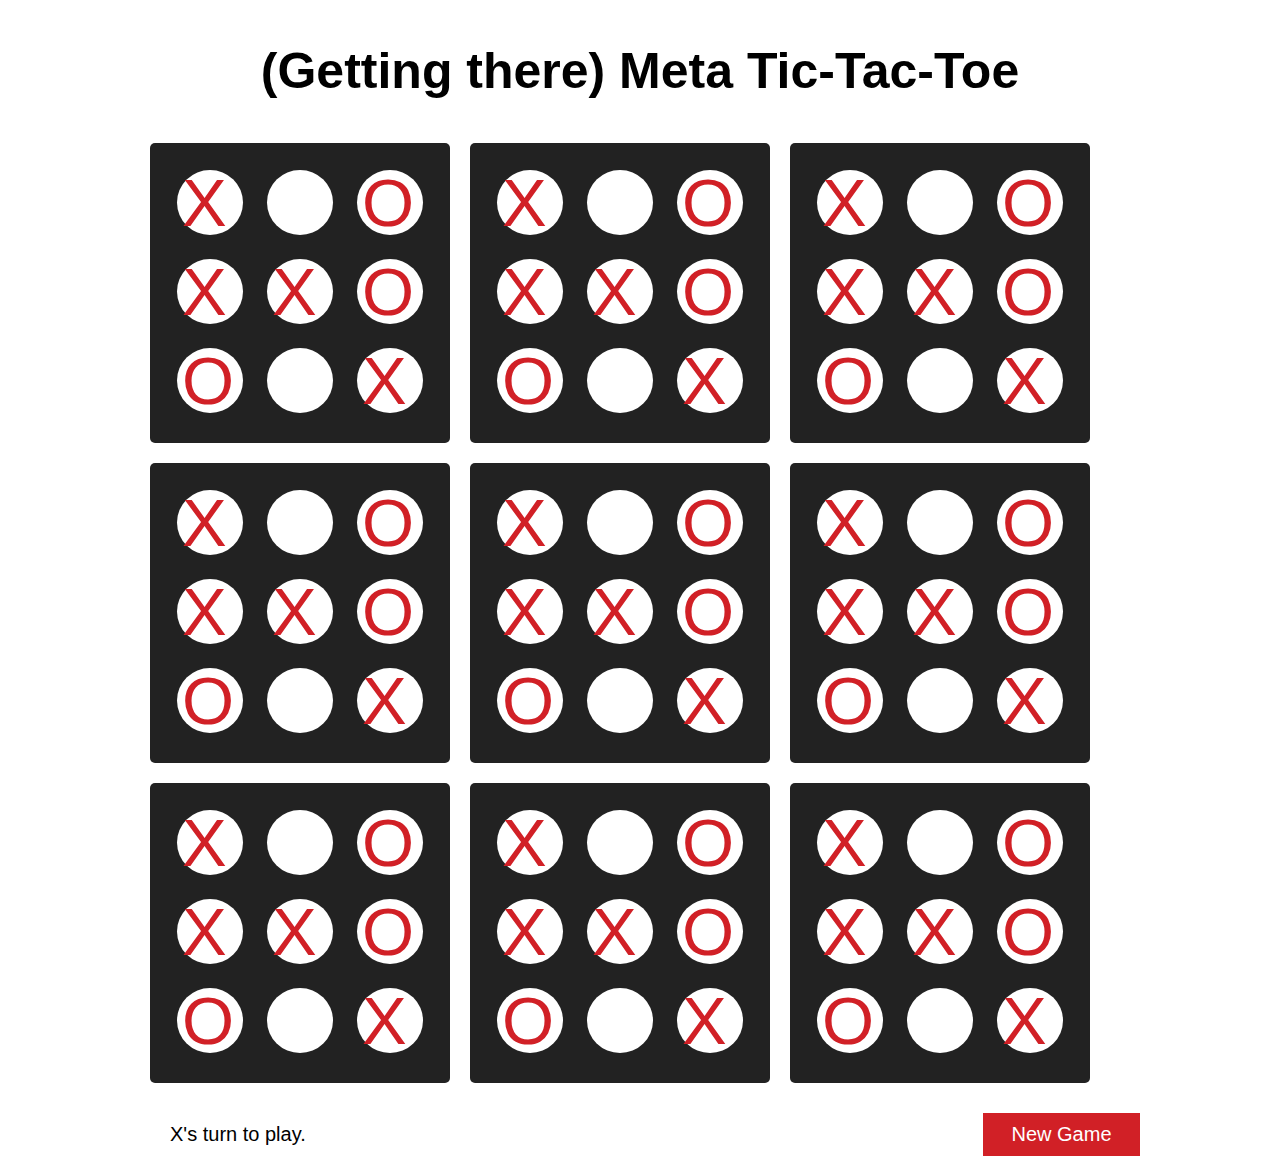
<file: index.html>
<!DOCTYPE html>
<html lang="en"><head><meta http-equiv="Content-Type" content="text/html; charset=UTF-8">
	<meta charset="UTF-8">
	<title>Meta Tic-Tac-Toe</title>
	<link rel="stylesheet" type="text/css" href="styles/style.css">
	</head>
	<body>
		<div class="container">
			<h1>(Getting there) Meta Tic-Tac-Toe</h1>
			<div class="bigGrid">
				<div class="grid 1" id="grid">
				<div class="1 square inactive 1">X</div>
				<div class="2 square inactive 1"></div>
				<div class="3 square inactive 1">O</div>
				<div class="4 square inactive 1">X</div>
				<div class="5 square inactive 1">X</div>
				<div class="6 square inactive 1">O</div>
				<div class="7 square inactive 1">O</div>
				<div class="8 square inactive 1"></div>
				<div class="9 square inactive 1">X</div>
				</div>
				<div class="grid 2" id="ii">
				<div class="1 square inactive 2">X</div>
				<div class="2 square inactive 2"></div>
				<div class="3 square inactive 2">O</div>
				<div class="4 square inactive 2">X</div>
				<div class="5 square inactive 2">X</div>
				<div class="6 square inactive 2">O</div>
				<div class="7 square inactive 2">O</div>
				<div class="8 square inactive 2"></div>
				<div class="9 square inactive 2">X</div>
				</div>
				<div class="grid 3" id="iii">
				<div class="1 square inactive 3">X</div>
				<div class="2 square inactive 3"></div>
				<div class="3 square inactive 3">O</div>
				<div class="4 square inactive 3">X</div>
				<div class="5 square inactive 3">X</div>
				<div class="6 square inactive 3">O</div>
				<div class="7 square inactive 3">O</div>
				<div class="8 square inactive 3"></div>
				<div class="9 square inactive 3">X</div>
				</div>
				<div class="grid 4" id="iv">
				<div class="1 square inactive 4">X</div>
				<div class="2 square inactive 4"></div>
				<div class="3 square inactive 4">O</div>
				<div class="4 square inactive 4">X</div>
				<div class="5 square inactive 4">X</div>
				<div class="6 square inactive 4">O</div>
				<div class="7 square inactive 4">O</div>
				<div class="8 square inactive 4"></div>
				<div class="9 square inactive 4">X</div>
				</div>
				<div class="grid 5" id="v">
				<div class="1 square inactive 5">X</div>
				<div class="2 square inactive 5"></div>
				<div class="3 square inactive 5">O</div>
				<div class="4 square inactive 5">X</div>
				<div class="5 square inactive 5">X</div>
				<div class="6 square inactive 5">O</div>
				<div class="7 square inactive 5">O</div>
				<div class="8 square inactive 5"></div>
				<div class="9 square inactive 5">X</div>
				</div>
				<div class="grid 6" id="vi">
				<div class="1 square inactive 6">X</div>
				<div class="2 square inactive 6"></div>
				<div class="3 square inactive 6">O</div>
				<div class="4 square inactive 6">X</div>
				<div class="5 square inactive 6">X</div>
				<div class="6 square inactive 6">O</div>
				<div class="7 square inactive 6">O</div>
				<div class="8 square inactive 6"></div>
				<div class="9 square inactive 6">X</div>
				</div>
				<div class="grid 7" id="vii">
				<div class="1 square inactive 7">X</div>
				<div class="2 square inactive 7"></div>
				<div class="3 square inactive 7">O</div>
				<div class="4 square inactive 7">X</div>
				<div class="5 square inactive 7">X</div>
				<div class="6 square inactive 7">O</div>
				<div class="7 square inactive 7">O</div>
				<div class="8 square inactive 7"></div>
				<div class="9 square inactive 7">X</div>
				</div>
				<div class="grid 8" id="viii">
				<div class="1 square inactive 8">X</div>
				<div class="2 square inactive 8"></div>
				<div class="3 square inactive 8">O</div>
				<div class="4 square inactive 8">X</div>
				<div class="5 square inactive 8">X</div>
				<div class="6 square inactive 8">O</div>
				<div class="7 square inactive 8">O</div>
				<div class="8 square inactive 8"></div>
				<div class="9 square inactive 8">X</div>
				</div>
				<div class="grid 9" id="ix">
				<div class="1 inactive square 9">X</div>
				<div class="2 inactive square 9"></div>
				<div class="3 inactive square 9">O</div>
				<div class="4 inactive square 9">X</div>
				<div class="5 inactive square 9">X</div>
				<div class="6 inactive square 9">O</div>
				<div class="7 inactive square 9">O</div>
				<div class="8 inactive square 9"></div>
				<div class="9 inactive square 9">X</div>
				</div>
			</div>
			<p class="player"><span>X</span>'s turn to play.</p>
			<button class="clear">New Game</button>
		</div>
		<script src="https://ajax.googleapis.com/ajax/libs/jquery/1.10.2/jquery.min.js"></script>
		<script src="scripts/metatictactoe.js"></script>

</body></html>
</file>
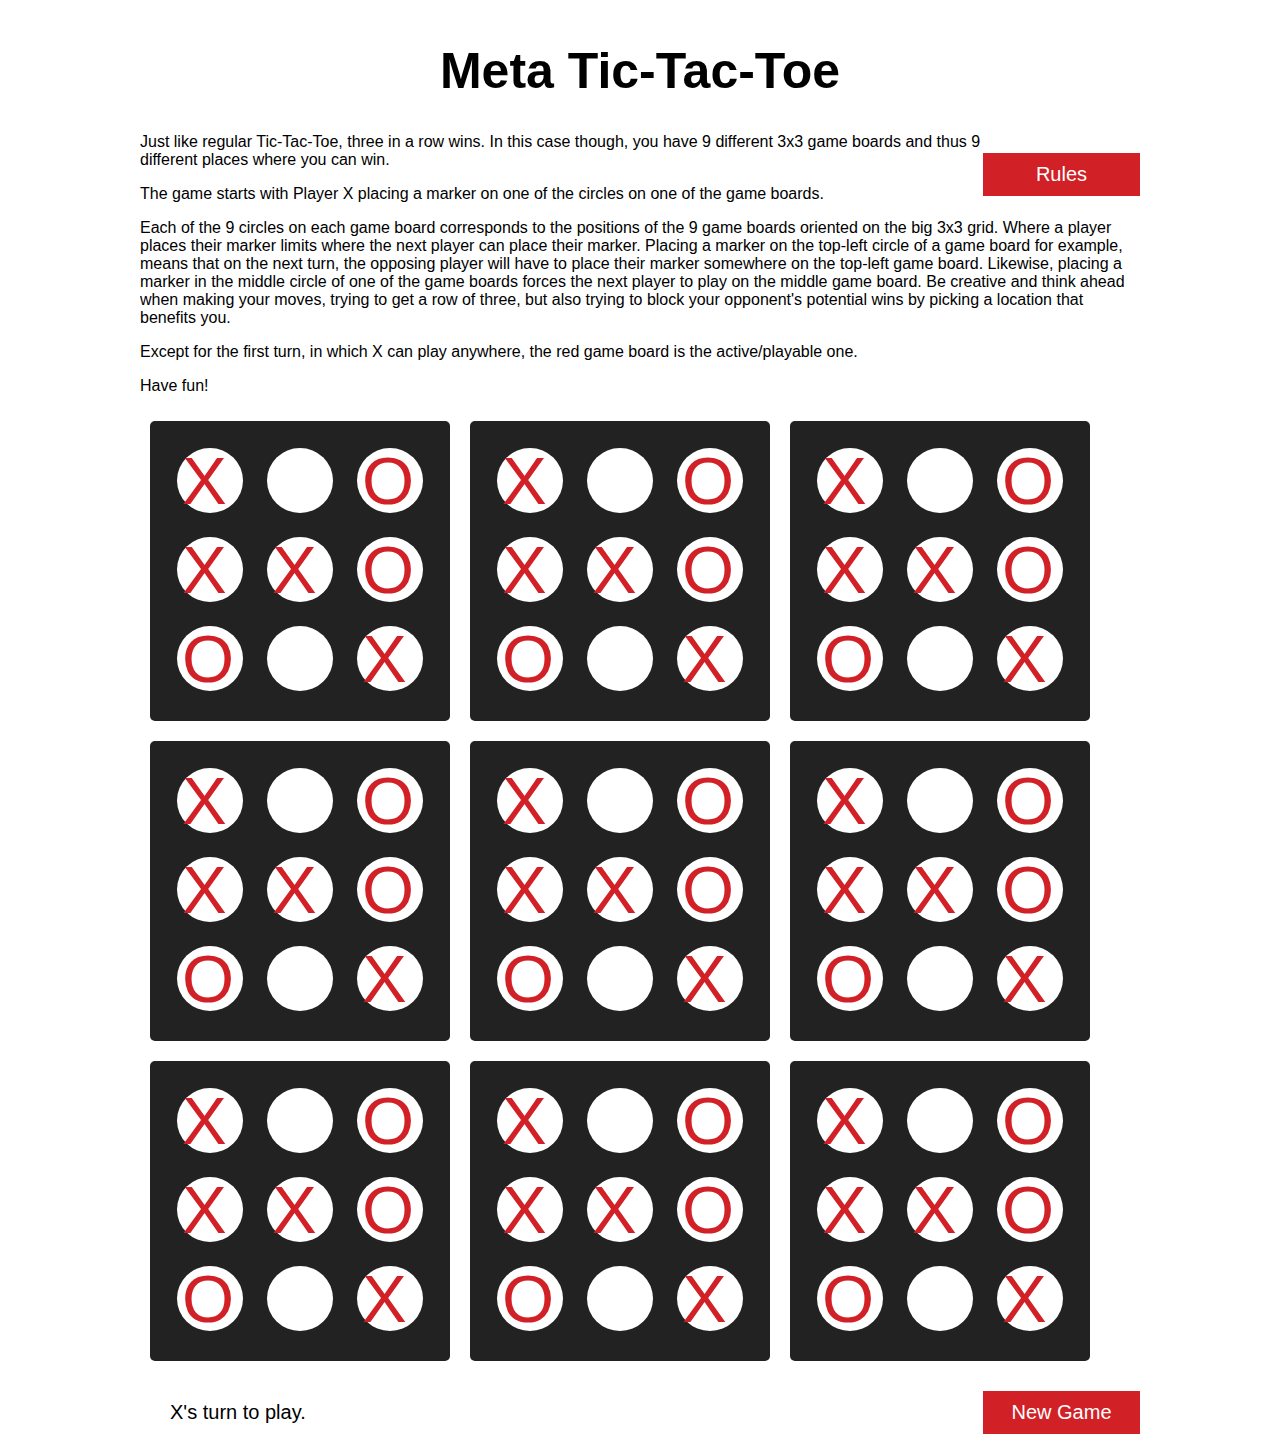
<file: game.html>
<!DOCTYPE html>
<html lang="en"><head><meta http-equiv="Content-Type" content="text/html; charset=UTF-8">
	<meta charset="UTF-8">
	<title>Meta Tic-Tac-Toe</title>
	<link rel="stylesheet" type="text/css" href="styles/style.css">
	</head>
	<body>
		<div class="container">
			<h1>Meta Tic-Tac-Toe</h1>
			<button class="rules">Rules</button>
			<div class="rulesText hide">
			<p>Just like regular Tic-Tac-Toe, three in a row wins. In this case though, you have 9 different 3x3 game boards and thus 9 different places where you can win.</p>
			<p>The game starts with Player X placing a marker on one of the circles on one of the game boards.</p>
			<p>Each of the 9 circles on each game board corresponds to the positions of the 9 game boards oriented on the big 3x3 grid. Where a player places their marker limits where the next player can place their marker. Placing a marker on the top-left circle of a game board for example, means that on the next turn, the opposing player will have to place their marker somewhere on the top-left game board. Likewise, placing a marker in the middle circle of one of the game boards forces the next player to play on the middle game board. Be creative and think ahead when making your moves, trying to get a row of three, but also trying to block your opponent's potential wins by picking a location that benefits you.</p>
			<p>Except for the first turn, in which X can play anywhere, the red game board is the active/playable one.</p>
			<p>Have fun!</p> 
			</div>
			<div class="bigGrid">
<div class="grid 1" id="grid">
				<div class="1 square inactive 1">X</div>
				<div class="2 square inactive 1"></div>
				<div class="3 square inactive 1">O</div>
				<div class="4 square inactive 1">X</div>
				<div class="5 square inactive 1">X</div>
				<div class="6 square inactive 1">O</div>
				<div class="7 square inactive 1">O</div>
				<div class="8 square inactive 1"></div>
				<div class="9 square inactive 1">X</div>
				</div>
				<div class="grid 2" id="ii">
				<div class="1 square inactive 2">X</div>
				<div class="2 square inactive 2"></div>
				<div class="3 square inactive 2">O</div>
				<div class="4 square inactive 2">X</div>
				<div class="5 square inactive 2">X</div>
				<div class="6 square inactive 2">O</div>
				<div class="7 square inactive 2">O</div>
				<div class="8 square inactive 2"></div>
				<div class="9 square inactive 2">X</div>
				</div>
				<div class="grid 3" id="iii">
				<div class="1 square inactive 3">X</div>
				<div class="2 square inactive 3"></div>
				<div class="3 square inactive 3">O</div>
				<div class="4 square inactive 3">X</div>
				<div class="5 square inactive 3">X</div>
				<div class="6 square inactive 3">O</div>
				<div class="7 square inactive 3">O</div>
				<div class="8 square inactive 3"></div>
				<div class="9 square inactive 3">X</div>
				</div>
				<div class="grid 4" id="iv">
				<div class="1 square inactive 4">X</div>
				<div class="2 square inactive 4"></div>
				<div class="3 square inactive 4">O</div>
				<div class="4 square inactive 4">X</div>
				<div class="5 square inactive 4">X</div>
				<div class="6 square inactive 4">O</div>
				<div class="7 square inactive 4">O</div>
				<div class="8 square inactive 4"></div>
				<div class="9 square inactive 4">X</div>
				</div>
				<div class="grid 5" id="v">
				<div class="1 square inactive 5">X</div>
				<div class="2 square inactive 5"></div>
				<div class="3 square inactive 5">O</div>
				<div class="4 square inactive 5">X</div>
				<div class="5 square inactive 5">X</div>
				<div class="6 square inactive 5">O</div>
				<div class="7 square inactive 5">O</div>
				<div class="8 square inactive 5"></div>
				<div class="9 square inactive 5">X</div>
				</div>
				<div class="grid 6" id="vi">
				<div class="1 square inactive 6">X</div>
				<div class="2 square inactive 6"></div>
				<div class="3 square inactive 6">O</div>
				<div class="4 square inactive 6">X</div>
				<div class="5 square inactive 6">X</div>
				<div class="6 square inactive 6">O</div>
				<div class="7 square inactive 6">O</div>
				<div class="8 square inactive 6"></div>
				<div class="9 square inactive 6">X</div>
				</div>
				<div class="grid 7" id="vii">
				<div class="1 square inactive 7">X</div>
				<div class="2 square inactive 7"></div>
				<div class="3 square inactive 7">O</div>
				<div class="4 square inactive 7">X</div>
				<div class="5 square inactive 7">X</div>
				<div class="6 square inactive 7">O</div>
				<div class="7 square inactive 7">O</div>
				<div class="8 square inactive 7"></div>
				<div class="9 square inactive 7">X</div>
				</div>
				<div class="grid 8" id="viii">
				<div class="1 square inactive 8">X</div>
				<div class="2 square inactive 8"></div>
				<div class="3 square inactive 8">O</div>
				<div class="4 square inactive 8">X</div>
				<div class="5 square inactive 8">X</div>
				<div class="6 square inactive 8">O</div>
				<div class="7 square inactive 8">O</div>
				<div class="8 square inactive 8"></div>
				<div class="9 square inactive 8">X</div>
				</div>
				<div class="grid 9" id="ix">
				<div class="1 inactive square 9">X</div>
				<div class="2 inactive square 9"></div>
				<div class="3 inactive square 9">O</div>
				<div class="4 inactive square 9">X</div>
				<div class="5 inactive square 9">X</div>
				<div class="6 inactive square 9">O</div>
				<div class="7 inactive square 9">O</div>
				<div class="8 inactive square 9"></div>
				<div class="9 inactive square 9">X</div>
				</div>
			</div>
			<p class="player"><span>X</span>'s turn to play.</p>
			<button class="clear">New Game</button>
		</div>
		<script src="https://ajax.googleapis.com/ajax/libs/jquery/1.10.2/jquery.min.js"></script>
		<script src="scripts/metatictactoe.js"></script>

</body></html>
</file>
<file: styles/style.css>
*, *:before, *:after {
	  		-moz-box-sizing: border-box; -webkit-box-sizing: border-box; box-sizing: border-box;
	 	}

	 	body {
	 		font-family: "Helvetica", "Arial", sans-serif;
	 	}

	 	.container {
	 		overflow: hidden;
	 		width:1000px;
	 		margin:0 auto;
	 	}

	 	h1 {
	 		text-align: center;
	 		font-size: 50px;
	 	}

	 	p.player {
	 		float: left;
	 		width: 200px;
	 		margin: 30px 0 0 30px;
	 		font-size: 20px;
	 	}

	 	button {
	 		font-size: 20px;
	 		padding: 10px;
	 		border: none;
			background: #d12026;
			color: #fff;
			cursor: pointer;
			float: right;
			margin-top: 20px;
			width:157px;
	 	}
		button:hover {
			color: #222;
		}

		.grid {
			width: 300px;
			padding: 15px;
			overflow: hidden;
			border-radius: 5px;
			background: #222;
			float:left;
			margin:10px;
			height:300px;
		}

		.square {
			width: 66px;
			height: 65px;
			float: left;
			border-radius: 50%;
			margin: 12px;
			font-size: 67px;
			line-height: 65px;
			color: #d12026;
			background: #fff;
			cursor: pointer;
			transition: all 0.3s;
			padding-left:5px;
		}

		.square:hover {
			transform: scale(1.05);
		}

		.bigGrid {
			box-sizing:border-box;
			width:1000px;
			margin:0 auto;
		}
</file>
